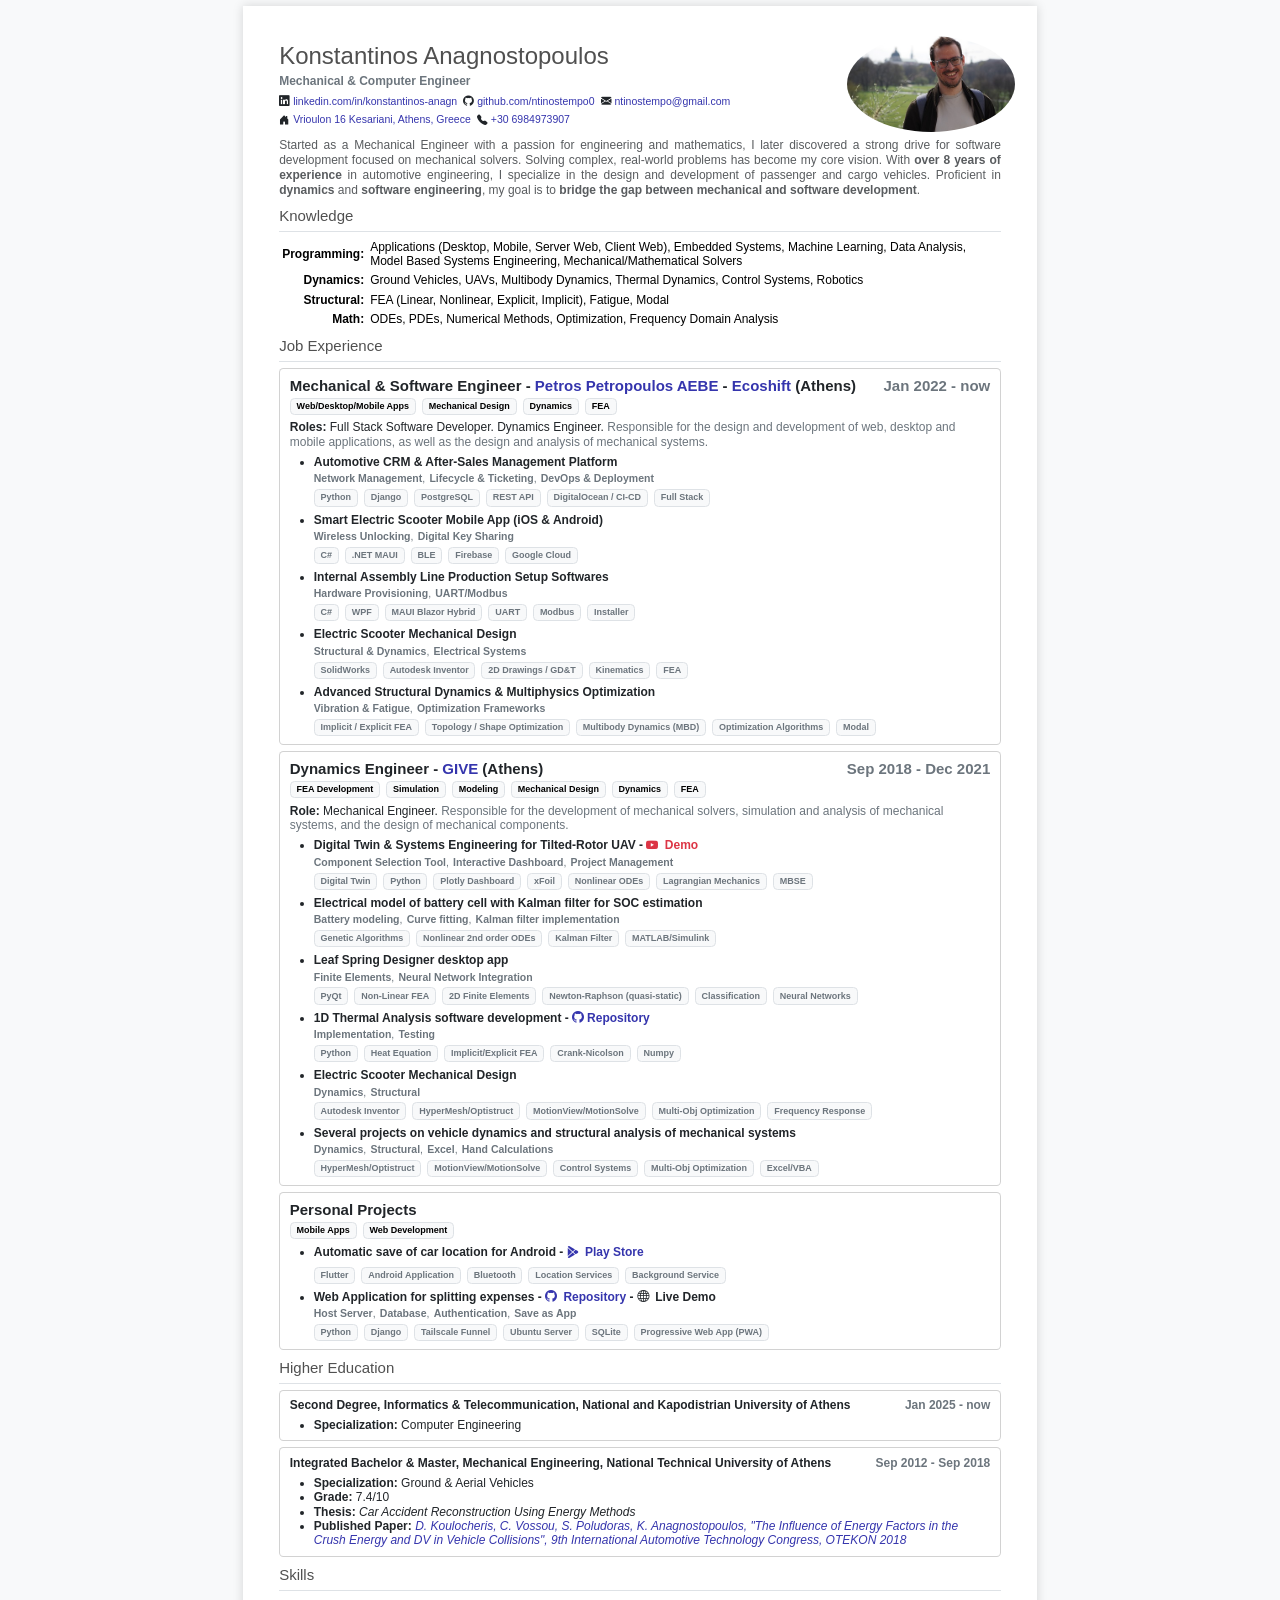
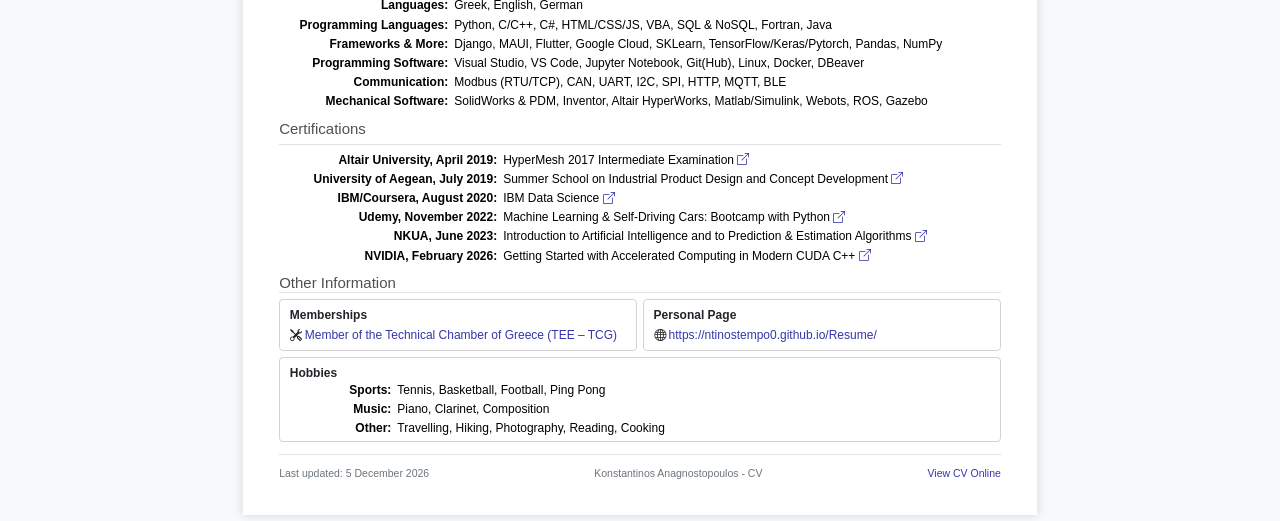
<file: K_Anagnostopoulos_CV.html>
<!doctype html>
<html lang="en">
<head>
    <meta charset="utf-8">
    <meta name="viewport" content="width=device-width, initial-scale=1">
    <title>Konstantinos Anagnostopoulos - CV</title>
    <link href="https://cdn.jsdelivr.net/npm/bootstrap@5.3.3/dist/css/bootstrap.min.css" rel="stylesheet" integrity="sha384-QWTKZyjpPEjISv5WaRU9OFeRpok6YctnYmDr5pNlyT2bRjXh0JMhjY6hW+ALEwIH" crossorigin="anonymous">
    <link rel="stylesheet" href="https://cdn.jsdelivr.net/npm/bootstrap-icons@1.11.3/font/bootstrap-icons.min.css">
    <link rel="icon" type="image/png" href="media/favicon.png">

    <!-- Custom styles for the CV -->
    <link rel="stylesheet" href="styles.css">

  <script src="templates.js" defer></script>
</head>
<style>
  /* Διαστάσεις και στυλ για την οθόνη */
  .a4-page {
    width: 210mm;
    max-width: 100%; /* Allow the A4 container to shrink on small screens */
    height: auto;
    min-height: 297mm;
    margin: 0 auto; /* Κεντράρισμα στην οθόνη */
    background: white;
    box-shadow: 0 0 10px rgba(0, 0, 0, 0.15); /* Εφέ σκιάς για να ξεχωρίζει σαν κόλλα χαρτί */
    box-sizing: border-box;
  }

  /* Ρυθμίσεις για όταν εκτυπώνεται η σελίδα (ή σώζεται σε PDF) */
  @media print {
    body {
      background: none !important;
      padding: 0 !important;
    }
    .a4-page {
      margin: 0 !important;
      box-shadow: none !important;
      /* Keep A4 physical dimensions when printing */
      width: 210mm !important;
    }
    @page {
      size: A4 portrait;
      margin: 0;
    }

  * {
      -webkit-print-color-adjust: exact !important;
      print-color-adjust: exact !important;
    }

    .text-secondary,
    .text-muted {
      color: #6c757d !important;
    }

    .bg-light {
      background-color: #f8f9fa !important;
    }

    /* Force desktop-like column layout when printing (even from small screens) */
    .row {
      display: flex !important;
      flex-wrap: wrap !important;
    }

    /* three-column items */
    .col-12.col-md-4,
    .col-md-4 {
      flex: 0 0 33.333333% !important;
      max-width: 33.333333% !important;
    }

    /* two-column items */
    .col-12.col-md-6,
    .col-md-6 {
      flex: 0 0 50% !important;
      max-width: 50% !important;
    }

    /* full-width items */
    .col-12 {
      flex: 0 0 100% !important;
      max-width: 100% !important;
    }

  }
</style>

<body class="bg-light py-2">
  <main class="a4-page p-5">

    <!-- Photo and Contact Information -->
    <header class="row g-3 align-items-center pb-3">
        
        <div class="col-9">
            <h1 class="h2 mb-1 text-primary">Konstantinos Anagnostopoulos</h1>
            <p class="lead fs-6 mb-2 text-secondary fw-semibold">Mechanical &amp; Computer Engineer</p>
            <div class="d-flex flex-wrap gap-2 small">

                <div class="d-flex align-items-center gap-1">
                    <i class="bi bi-linkedin"></i>
                    <a href="https://www.linkedin.com/in/konstantinos-anagn" target="_blank" rel="noopener noreferrer">linkedin.com/in/konstantinos-anagn</a>
                </div>

                <div class="d-flex align-items-center gap-1">
                    <i class="bi bi-github"></i>
                    <a href="https://github.com/ntinostempo0" target="_blank" rel="noopener noreferrer">github.com/ntinostempo0</a>
                </div>

                <div class="d-flex align-items-center gap-1">
                    <i class="bi bi-envelope-fill"></i>
                    <a href="mailto:ntinostempo@gmail.com">ntinostempo@gmail.com</a>
                </div>  

                <div class="d-flex align-items-center gap-1">
                    <i class="bi bi-house-door-fill"></i>
                    <a href="https://maps.app.goo.gl/Sg2WbYwG7EybN67D9">Vrioulon 16 Kesariani, Athens, Greece</a>
                </div>  

                <div class="d-flex align-items-center gap-1">
                    <i class="bi bi-telephone-fill"></i>
                    <a href="tel:+306984973907">+30 6984973907</a>
                </div>
            
            </div>
        </div>

        <div class="col-3 d-flex justify-content-end">
            <img class="rounded-circle" src="media/profile.JPG" alt="Profile photo of Konstantinos Anagnostopoulos" width="140" height="80" style="object-fit: cover; object-position: center; transform: scale(1.2);">
        </div>
      
    </header>

    <!-- Summary -->

    <p class="mb-0 text-muted text-inline" style="text-align: justify;">Started as a Mechanical Engineer with a passion for engineering and mathematics, I later discovered a strong drive for software development focused on mechanical solvers. Solving complex, real-world problems has become my core vision. With <strong>over 8 years of experience</strong> in automotive engineering, I specialize in the design and development of passenger and cargo vehicles. Proficient in <strong>dynamics</strong> and <strong>software engineering</strong>, my goal is to <strong>bridge the gap between mechanical and software development</strong>.</p>


    <!-- Empty Space -->
    <!-- <p style="margin-bottom: 100px;">&nbsp;</p> -->

    <!-- Knowledge -->
    <section class="mt-4">
      <h2 class="h5 border-bottom pb-2 text-primary">Knowledge</h2>
      <div class="table-responsive">
        <table class="table table-sm table-borderless align-middle mb-0" style="--bs-table-bg: transparent;">
          <tbody>
            <tr>
              <th scope="row" style="text-align:end">Programming:</th>
              <td>Applications (Desktop, Mobile, Server Web, Client Web), Embedded Systems, Machine Learning, Data Analysis, Model Based Systems Engineering, Mechanical/Mathematical Solvers </td>
            </tr>
            <tr>
              <th scope="row" style="text-align:end">Dynamics:</th>
              <td>Ground Vehicles, UAVs, Multibody Dynamics, Thermal Dynamics, Control Systems, Robotics</td>
            </tr>
            <tr>
              <th scope="row" style="text-align:end">Structural:</th>
              <td>FEA (Linear, Nonlinear, Explicit, Implicit), Fatigue, Modal</td>
            </tr>
            <tr>
              <th scope="row" style="text-align:end">Math:</th>
              <td>ODEs, PDEs, Numerical Methods, Optimization, Frequency Domain Analysis</td>
            </tr>
          </tbody>
        </table>
      </div>
    </section>

    <!-- Job Experience -->
    <section class="mt-4">
      <h2 class="h5 border-bottom pb-2 text-primary">Job Experience</h2>

      <!-- Ecoshift -->
      <article class="card mb-2">
        <div class="card-body">
          <div class="d-flex flex-column flex-md-row justify-content-between gap-1 mb-1 fs-5">
            <div class="fw-bold">Mechanical & Software Engineer - <a href="https://petropoulos.com/" target="_blank" rel="noopener noreferrer">Petros Petropoulos AEBE</a> - <a href="https://ecoshift.gr/" target="_blank" rel="noopener noreferrer">Ecoshift</a> (Athens)</div>
            <div class="text-secondary fw-semibold">Jan 2022 - now</div>
            
          </div>
          <div class="d-flex flex-wrap gap-2 mb-3">
            <span class="badge text-bg-light border">Web/Desktop/Mobile Apps</span>
            <span class="badge text-bg-light border">Mechanical Design</span>
            <span class="badge text-bg-light border">Dynamics</span>
            <span class="badge text-bg-light border">FEA</span>
          </div>

          <span>
            <strong>
              Roles:
            </strong>
            <span>Full Stack Software Developer. Dynamics Engineer.</span><span class="text-secondary"> Responsible for the design and development of web, desktop and mobile applications, as well as the design and analysis of mechanical systems.</span>
          </span>
          
          <ul class="mb-0">

            <li class="mt-2">
              <div class="fw-bold text-dark mb-1 project-tooltip">
                Automotive CRM & After-Sales Management Platform
                <span>Designed and deployed a centralized web portal to streamline vehicle lifecycles, partner communications, and post-sale support workflows.</span>
              </div>

              <ul class="ps-3 text-secondary small project-details">
                <li><strong>Network Management</strong><span>Centralized directory for client, distributor, reseller, and service center operations.</span></li>
                <li><strong>Lifecycle & Ticketing</strong><span>Implemented end-to-end tracking for vehicle service history, warranties, and customer complaints.</span></li>
                <li><strong>DevOps & Deployment</strong><span>Automated deployment pipelines to DigitalOcean cloud servers to ensure seamless continuous updates.</span></li>
              </ul>
              <div class="d-flex flex-wrap gap-2">
                <span class="badge text-secondary border bg-light">Python</span>
                <span class="badge text-secondary border bg-light">Django</span>
                <span class="badge text-secondary border bg-light">PostgreSQL</span>
                <span class="badge text-secondary border bg-light">REST API</span>
                <span class="badge text-secondary border bg-light">DigitalOcean / CI-CD</span>
                <span class="badge text-secondary border bg-light">Full Stack</span>
              </div>
            </li>

            <li class="mt-2">
              <div class="fw-bold text-dark mb-1 project-tooltip">
                Smart Electric Scooter Mobile App (iOS & Android)
                <span>Developed a cross-platform mobile application enabling keyless vehicle control and peer-to-peer sharing capabilities.</span>
              </div>

              <ul class="ps-3 text-secondary small project-details">
                <li><strong>Wireless Unlocking</strong><span>Integrated Bluetooth Low Energy (BLE) protocols for secure, low-latency vehicle unlocking.</span></li>
                <li><strong>Digital Key Sharing</strong><span>Built secure access-sharing workflows allowing users to grant temporary scooter access to friends.</span></li>
              </ul>
              <div class="d-flex flex-wrap gap-2">
                <span class="badge text-secondary border bg-light">C#</span>
                <span class="badge text-secondary border bg-light">.NET MAUI</span>
                <span class="badge text-secondary border bg-light">BLE</span>
                <span class="badge text-secondary border bg-light">Firebase</span>
                <span class="badge text-secondary border bg-light">Google Cloud</span>
              </div>
            </li>

            <li class="mt-2">
              <div class="fw-bold text-dark mb-1 project-tooltip">
                Internal Assembly Line Production Setup Softwares
                <span>Developed desktop applications used directly in the production facility for hardware configuration in several products.</span>
              </div>

              <ul class="ps-3 text-secondary small project-details">
                <li><strong>Hardware Provisioning</strong><span>Automated parameter setup for Scooter Electronic Control Units (ECUs) and RF keys during assembly. Configured various hardware settings to ensure proper functionality in Battery Energy Systems product.</span></li>
                <li><strong>UART/Modbus</strong><span>Established reliable serial interface protocols for real-time data exchange and configuration.</span></li>
              </ul>
              <div class="d-flex flex-wrap gap-2">
                <span class="badge text-secondary border bg-light">C#</span>
                <span class="badge text-secondary border bg-light">WPF</span>
                <span class="badge text-secondary border bg-light">MAUI Blazor Hybrid</span>
                <span class="badge text-secondary border bg-light">UART</span>
                <span class="badge text-secondary border bg-light">Modbus</span>
                <span class="badge text-secondary border bg-light">Installer</span>
              </div>
            </li>

            <li class="mt-2">
              <div class="fw-bold text-dark mb-1 project-tooltip">
                Electric Scooter Mechanical Design
                <span>CAD Design, structural engineering, kinematics optimization, and electrical integration for core vehicle chassis components.</span>
              </div>

              <ul class="ps-3 text-secondary small project-details">
                <li><strong>Structural & Dynamics</strong><span>Designed and simulated suspension geometry, wheels, side-stand, and center-stand for optimal stability and durability.</span></li>
                <li><strong>Electrical Systems</strong><span>Authored complete electrical schematics and designed the full vehicle wiring loom (harness).</span></li>
              </ul>
              <div class="d-flex flex-wrap gap-2">
                <span class="badge text-secondary border bg-light">SolidWorks</span>
                <span class="badge text-secondary border bg-light">Autodesk Inventor</span>
                <span class="badge text-secondary border bg-light">2D Drawings / GD&T</span>
                <span class="badge text-secondary border bg-light">Kinematics</span>
                <span class="badge text-secondary border bg-light">FEA</span>
              </div>
            </li>


            <li class="mt-2">
              <div class="fw-bold text-dark mb-1 project-tooltip">
                Advanced Structural Dynamics & Multiphysics Optimization
                <span>Executed numerical analysis, fatigue life evaluation, and structural optimization projects for complex mechanical systems.</span>
              </div>

              <ul class="ps-3 text-secondary small project-details">
                <li><strong>Vibration & Fatigue</strong><span>Conducted frequency domain analysis and random response simulations to assess structural durability under dynamic loads. Topology optimization under modal analysis for increased frequency of the first mode.</span></li>
                <li><strong>Optimization Frameworks</strong><span>Applied genetic algorithms and gradient-based methods for topology, shape, MBD and other multi-physics optimizations.</span></li>
              </ul>
              <div class="d-flex flex-wrap gap-2">
                <span class="badge text-secondary border bg-light">Implicit / Explicit FEA</span>
                <span class="badge text-secondary border bg-light">Topology / Shape Optimization</span>
                <span class="badge text-secondary border bg-light">Multibody Dynamics (MBD)</span>
                <span class="badge text-secondary border bg-light">Optimization Algorithms</span>
                <span class="badge text-secondary border bg-light">Modal</span>
              </div>
            </li>

          </ul>
          
        </div>
      </article>

      <!-- GIVE -->
      <article class="card mb-2">
        <div class="card-body">
          <div class="d-flex flex-column flex-md-row justify-content-between gap-1 mb-1 fs-5">
            <div class="fw-bold">Dynamics Engineer - <a href="https://www.linkedin.com/company/give-green-innovation-&amp;-vehicle-engineering/" target="_blank" rel="noopener noreferrer">GIVE</a> (Athens)</div>
            <div class="text-secondary fw-semibold">Sep 2018 - Dec 2021</div>
          </div>
          <div class="d-flex flex-wrap gap-2 mb-3">
            <span class="badge text-bg-light border">FEA Development</span>
            <span class="badge text-bg-light border">Simulation</span>
            <span class="badge text-bg-light border">Modeling</span>
            <span class="badge text-bg-light border">Mechanical Design</span>
            <span class="badge text-bg-light border">Dynamics</span>
            <span class="badge text-bg-light border">FEA</span>
          </div>

          <span>
            <strong>
              Role:
            </strong>
            <span>Mechanical Engineer.</span>
            <span class="text-secondary">Responsible for the development of mechanical solvers, simulation and analysis of mechanical systems, and the design of mechanical components.</span>
          </span>


          <ul class="mb-0">

            <li class="mt-2">
              <div class="fw-bold text-dark mb-1 project-tooltip">
                Digital Twin & Systems Engineering for Tilted-Rotor UAV - 
                <a href="https://www.youtube.com/watch?v=ICB6OieUZWc" target="_blank" class="text-decoration-none text-danger fw-semibold">
                  <i class="bi bi-youtube me-1"></i> Demo
                </a>
                <span>Developed a comprehensive Digital Twin framework using Model-Based Systems Engineering (MBSE) and multidisciplinary optimization methods to simulate and streamline tilted-rotor UAV design.</span>
              </div>

              <!-- Key Features / Highlights -->
              <ul class="ps-3 text-secondary small project-details">
                <li><strong>Component Selection Tool</strong><span>Integrated optimization algorithms to evaluate and select optimal propulsion and aerodynamic components.</span></li>
                <li><strong>Interactive Dashboard</strong><span>Built dynamic web interfaces to visualize real-time simulation data, flight metrics, and performance trade-offs.</span></li>
                <li><strong>Project Management</strong><span>Coordinated project lifecycles, requirement tracking, and milestone delivery following MBSE standards.</span></li>
              </ul>

              <!-- Tech Stack Badges -->
              <div class="d-flex flex-wrap gap-2">
                <span class="badge text-secondary border bg-light">Digital Twin</span>
                <span class="badge text-secondary border bg-light">Python</span>
                <span class="badge text-secondary border bg-light">Plotly Dashboard</span>
                <span class="badge text-secondary border bg-light">xFoil</span>
                <span class="badge text-secondary border bg-light">Nonlinear ODEs</span>
                <span class="badge text-secondary border bg-light">Lagrangian Mechanics</span>
                <span class="badge text-secondary border bg-light">MBSE</span>
              </div>


            </li>

            <li class="mt-2">
              <div class="fw-bold text-dark mb-1 project-tooltip">
                Electrical model of battery cell with Kalman filter for SOC estimation
                <span>Curve fit, Kalman filter implementation and SOC estimation of a Li-ion battery cell using Python and MATLAB. Scaled up to battery pack level.</span>
              </div>
              

              <!-- Key Features / Highlights -->
              <ul class="ps-3 text-secondary small project-details">
                <li><strong>Battery modeling</strong><span>Developed an equivalent circuit model (2nd order) of a Li-ion battery cell to capture its dynamic behavior.</span></li>
                <li><strong>Curve fitting</strong><span>Performed curve fitting to model the battery's voltage characteristics under various operating conditions based on experimental data.</span></li>
                <li><strong>Kalman filter implementation</strong><span>Implemented a Kalman filter for state-of-charge (SOC) estimation, improving the accuracy of the battery model.</span></li>

              </ul>

              <!-- Tech Stack Badges -->
              <div class="d-flex flex-wrap gap-2">
                <span class="badge text-secondary border bg-light">Genetic Algorithms</span>
                <span class="badge text-secondary border bg-light">Nonlinear 2nd order ODEs</span>
                <span class="badge text-secondary border bg-light">Kalman Filter</span>
                <span class="badge text-secondary border bg-light">MATLAB/Simulink</span>
              </div>


            </li>
            

            <li class="mt-2">
              <div class="fw-bold text-dark mb-1 project-tooltip">
                Leaf Spring Designer desktop app
                <!-- <a href="https://github.com/your-username/your-repo" target="_blank" class="text-decoration-none fw-semibold">
                  <i class="bi bi-github me-1"></i>Repository
                </a> -->
                <span>A PyQt desktop application for the design and analysis of heavy vehicle leaf springs. The app provides a user-friendly interface for inputting design parameters, performing calculations, and visualizing results. Results can be corrected by using a neural network trained on real test data.</span>
              </div>
              


              <!-- Key Features / Highlights -->
              <ul class="ps-3 text-secondary small project-details">
                <li><strong>Finite Elements</strong><span>Implemented 2D beam, spring, gap and rod elements for accurate structural analysis.</span></li>
                <li><strong>Neural Network Integration</strong><span>A neural network implemented from scratch to correct simulation results based on real-world test data.</span></li>
              </ul>

              <!-- Tech Stack Badges -->
              <div class="d-flex flex-wrap gap-2">
                <span class="badge text-secondary border bg-light">PyQt</span>
                <span class="badge text-secondary border bg-light">Non-Linear FEA</span>
                <span class="badge text-secondary border bg-light">2D Finite Elements</span>
                <span class="badge text-secondary border bg-light">Newton-Raphson (quasi-static)</span>
                <span class="badge text-secondary border bg-light">Classification</span>
                <span class="badge text-secondary border bg-light">Neural Networks</span>
              </div>


            </li>

            <li class="mt-2">
              <div class="fw-bold text-dark mb-1 project-tooltip">
                1D Thermal Analysis software development - 
                <a href="https://github.com/ntinostempo0/Thermal1D" target="_blank" class="text-decoration-none fw-semibold">
                  <i class="bi bi-github me-1"></i>Repository
                </a>
                <span>A Python module for the thermal analysis of mechanical systems. The script implements a 1D finite element method to solve the heat conduction and convection transient equations and provides temperature distribution results for various boundary conditions.</span>
              </div>

              <!-- Key Features / Highlights -->
              <ul class="ps-3 text-secondary small project-details">
                <li><strong>Implementation</strong><span>The module is implemented in Python and uses the NumPy and SciPy libraries for numerical computations and Plotly for data visualization. The solver can be selected between implicit, explicit and Crank-Nicolson methods which developed for this project.</span></li>
                <li><strong>Testing</strong><span>Tested with commercial 3D finite element software.</span></li>
              </ul>

              <!-- Tech Stack Badges -->
              <div class="d-flex flex-wrap gap-2">
                <span class="badge text-secondary border bg-light">Python</span>
                <span class="badge text-secondary border bg-light">Heat Equation</span>
                <span class="badge text-secondary border bg-light">Implicit/Explicit FEA</span>
                <span class="badge text-secondary border bg-light">Crank-Nicolson</span>
                <span class="badge text-secondary border bg-light">Numpy</span>
              </div>
              


            </li>

            <!-- Page Brake -->
            <!-- <div style="height: 50px;"></div> -->

            <li class="mt-2">
              <div class="fw-bold text-dark mb-1 project-tooltip">
                Electric Scooter Mechanical Design
                <span>CAD Design of various mechanical components, structural engineering and suspension optimization for rider's comfort and traction. Multibody dynamics analysis of the vehicle in several road conditions and inputs.</span>
              </div>

              <ul class="ps-3 text-secondary small project-details">
                <li><strong>Dynamics</strong><span>Designed and simulated suspension geometry, wheels, side-stand, and center-stand for optimal stability and durability.</span></li>
                <li><strong>Structural</strong><span>Authored complete electrical schematics and designed the full vehicle wiring loom (harness).</span></li>
              </ul>
              <div class="d-flex flex-wrap gap-2">
                <span class="badge text-secondary border bg-light">Autodesk Inventor</span>
                <span class="badge text-secondary border bg-light">HyperMesh/Optistruct</span>
                <span class="badge text-secondary border bg-light">MotionView/MotionSolve</span>
                <span class="badge text-secondary border bg-light">Multi-Obj Optimization</span>
                <span class="badge text-secondary border bg-light">Frequency Response</span>
              </div>
            </li>

            <li class="mt-2">
              <div class="fw-bold text-dark mb-1 project-tooltip">
                Several projects on vehicle dynamics and structural analysis of mechanical systems
                <span>Conducted in-depth dynamics and kinematics analysis, static calculations, and structural analysis of various mechanical systems.</span>
              </div>

              <ul class="ps-3 text-secondary small project-details">
                <li><strong>Dynamics</strong><span>Simulation of durability tests. Suspension optimization for heavy load vehicles. Flexible body analysis in hydraulic cargo boxes for fatigue analysis. Dynamics of innovative wheelchair with active control angle adjustment in passenger's seat.</span></li>
                <li><strong>Structural</strong><span>Simulation of small wind turbine components for structural integrity and conduction of report for certification authority. Topology optimization in frequency response analysis for engine subframes.</span></li>
                <li><strong>Excel</strong><span>Development several calculation templates for mechanical design and data analysis in Excel spreadsheets with VBA macros and buttons.</span></li>
                <li><strong>Hand Calculations</strong><span>Development of manual calculation methods for verifying simulation results and designing mechanical components. Development of several templates for machine elements calculations (bolts, gears, bearings, springs, etc.) mostly in Excel.</span></li>
              </ul>
              <div class="d-flex flex-wrap gap-2">
                <span class="badge text-secondary border bg-light">HyperMesh/Optistruct</span>
                <span class="badge text-secondary border bg-light">MotionView/MotionSolve</span>
                <span class="badge text-secondary border bg-light">Control Systems</span>
                <span class="badge text-secondary border bg-light">Multi-Obj Optimization</span>
                <span class="badge text-secondary border bg-light">Excel/VBA</span>
              </div>
            </li>

          </ul>

        </div>
      </article>

      <!-- Personal Projects -->
      <article class="card mb-3">
        <div class="card-body">
          <div class="d-flex flex-column flex-md-row justify-content-between gap-1 mb-1 fs-5">
            <div class="fw-bold">Personal Projects</div>
          </div>

          <div class="d-flex flex-wrap gap-2 mb-3">
            <span class="badge text-bg-light border">Mobile Apps</span>
            <span class="badge text-bg-light border">Web Development</span>
          </div>


          <ul class="mb-0">

            <li class="mt-2">
              <div class="fw-bold text-dark mb-1 project-tooltip">
                Automatic save of car location for Android -  
                <a href="https://play.google.com/store/apps/details?id=com.blueprogramming.carlocator" target="_blank" class="text-decoration-none fw-semibold">
                  <i class="bi bi-google-play me-1"></i> Play Store
                </a>
                <span>Developed in Flutter only for Android, this app automatically saves the car's location. The app works in background (background service and background location permission is required) and automatically saves the car's location when the Bluetooth connection is lost.</span>
              </div>
              

              <!-- Key Features / Highlights -->
              <ul class="ps-3 text-secondary small project-details">
                <li></li>
              </ul>

              <!-- Tech Stack Badges -->
              <div class="d-flex flex-wrap gap-2">
                <span class="badge text-secondary border bg-light">Flutter</span>
                <span class="badge text-secondary border bg-light">Android Application</span>
                <span class="badge text-secondary border bg-light">Bluetooth</span>
                <span class="badge text-secondary border bg-light">Location Services</span>
                <span class="badge text-secondary border bg-light">Background Service</span>
              </div>


            </li>



            <li class="mt-2">
              <div class="fw-bold text-dark mb-1 project-tooltip">
                Web Application for splitting expenses - 
                <a href="https://github.com/ntinostempo0/Split_Expenses" target="_blank" class="text-decoration-none fw-semibold">
                  <i class="bi bi-github me-1"></i> Repository
                </a> - 
                <a href="https://blueserver.tail2cf6ba.ts.net/" target="_blank" class="text-decoration-none fw-semibold text-dark">
                  <i class="bi bi-globe me-1"></i> Live Demo
                </a>
                <span>Python Django web application for splitting expenses between friends. The app allows users to create groups, add expenses, and calculate the amount each person owes or is owed. An authenticated user account can be provided upon request.</span>
              </div>
              

              <!-- Key Features / Highlights -->
              <ul class="ps-3 text-secondary small project-details">
                <li><strong>Host Server</strong><span>It is hosted in local home pc (ubuntu server) using Tailscale funnel service.</span></li>
                <li><strong>Database</strong><span>SQLite database is used to store user data and expenses.</span></li>
                <li><strong>Authentication</strong><span>User authentication is implemented using Django's built-in authentication system.</span></li>
                <li><strong>Save as App</strong><span>The web application can be saved as a mobile app in both Android and iOS devices as Progressive Web Apps (PWAs), allowing users to install it on their devices by "Add to Home Screen" option.</span></li>
              </ul>

              <!-- Tech Stack Badges -->
              <div class="d-flex flex-wrap gap-2">
                <span class="badge text-secondary border bg-light">Python</span>
                <span class="badge text-secondary border bg-light">Django</span>
                <span class="badge text-secondary border bg-light">Tailscale Funnel</span>
                <span class="badge text-secondary border bg-light">Ubuntu Server</span>
                <span class="badge text-secondary border bg-light">SQLite</span>
                <span class="badge text-secondary border bg-light">Progressive Web App (PWA)</span>
              </div>


            </li>

          </ul>

        </div>
      </article>

    </section>

    <!-- <p style="margin-bottom: 10px; margin-top: 80px;">&nbsp;</p>  -->

    <!-- Education -->
    <section class="mt-4">
      <h2 class="h5 border-bottom pb-2 text-primary">Higher Education</h2>
      
      <article class="card">
        <div class="card-body">
          <div class="d-flex flex-column flex-md-row justify-content-between gap-1 mb-2">
            <div class="fw-bold">Second Degree, Informatics &amp; Telecommunication, National and Kapodistrian University of Athens</div>
            <div class="text-secondary fw-semibold">Jan 2025 - now</div>
          </div>
          <ul class="mb-0">
            <li><strong>Specialization:</strong> Computer Engineering </li>
          </ul>
        </div>
      </article>

      <article class="card mb-3">
        <div class="card-body">
          <div class="d-flex flex-column flex-md-row justify-content-between gap-1 mb-2">
            <div class="fw-bold">Integrated Bachelor &amp; Master, Mechanical Engineering, National Technical University of Athens</div>
            <div class="text-secondary fw-semibold">Sep 2012 - Sep 2018</div>
          </div>
          <ul class="mb-0">
            <li><strong>Specialization:</strong> Ground & Aerial Vehicles </li>
            <li>
              <div><strong>Grade:</strong> 7.4/10</div>
            </li>
            <li>
              <div><strong>Thesis:</strong> <em>Car Accident Reconstruction Using Energy Methods</em></div>
            </li>
            <li>
              <div><strong>Published Paper:</strong> <em>
                <a href="https://www.researchgate.net/profile/Clio-Vossou/publication/325060892_The_Influence_of_Energy_Factors_in_the_Crush_Energy_and_DV_in_Vehicle_Collisions/links/5bd07bf1a6fdcc6f79ff0acc/The-Influence-of-Energy-Factors-in-the-Crush-Energy-and-DV-in-Vehicle-Collisions.pdf" target="_blank" rel="noopener noreferrer">D. Koulocheris, C. Vossou, S. Poludoras, K. Anagnostopoulos, "The Influence of Energy Factors in the Crush Energy and DV in Vehicle Collisions", 9th International Automotive Technology Congress, OTEKON 2018</a>
              </em></div>
            </li>
          </ul>
        </div>
      </article>

    </section>

    <!-- Skills -->
    <section class="mt-4">
      <h2 class="h5 border-bottom pb-2 text-primary">Skills</h2>
      <div class="table-responsive">
        <table class="table table-sm table-borderless align-middle mb-0" style="--bs-table-bg: transparent;">
          <tbody>
            <tr>
              <th scope="row" style="text-align:end">Languages:</th>
              <td>Greek, English, German</td>
            </tr>
            <tr>
              <th scope="row" style="text-align:end">Programming Languages:</th>
              <td>Python, C/C++, C#, HTML/CSS/JS, VBA, SQL &amp; NoSQL, Fortran, Java</td>
            </tr>
            <tr>
              <th scope="row" style="text-align:end">Frameworks &amp; More:</th>
              <td>Django, MAUI, Flutter, Google Cloud, SKLearn, TensorFlow/Keras/Pytorch, Pandas, NumPy</td>
            </tr>
            <tr>
              <th scope="row" style="text-align:end">Programming Software:</th>
              <td>Visual Studio, VS Code, Jupyter Notebook, Git(Hub), Linux, Docker, DBeaver</td>
            </tr>
            <tr>
              <th scope="row" style="text-align:end">Communication:</th>
              <td>Modbus (RTU/TCP), CAN, UART, I2C, SPI, HTTP, MQTT, BLE</td>
            </tr>
            <tr>
              <th scope="row" style="text-align:end">Mechanical Software:</th>
              <td>SolidWorks &amp; PDM, Inventor, Altair HyperWorks, Matlab/Simulink, Webots, ROS, Gazebo</td>
            </tr>
          </tbody>
        </table>
      </div>
    </section>

    <!-- Certifications -->
    <section class="mt-4">
      <h2 class="h5 border-bottom pb-2 text-primary">Certifications</h2>
      <div class="table-responsive">
        <table class="table table-sm table-borderless align-middle mb-0" style="--bs-table-bg: transparent;">
          <tbody>
            <tr>
              <th scope="row" style="text-align:end">Altair University, April 2019:</th>
              <td>HyperMesh 2017 Intermediate Examination <a href="https://ntinostempo0.github.io/Resume/certifications/HyperMesh 2017 Intermediate Examination_Certificate of Achievement.pdf" target="_blank" rel="noopener noreferrer" aria-label="Open HyperMesh certificate"><i class="bi bi-box-arrow-up-right"></i></a></td>
            </tr>
            <tr>
              <th scope="row" style="text-align:end">University of Aegean, July 2019:</th>
              <td>Summer School on Industrial Product Design and Concept Development <a href="https://ntinostempo0.github.io/Resume/certifications/Anagnostopoulos_Konstantinos__8272_SHEET1.pdf" target="_blank" rel="noopener noreferrer" aria-label="Open Summer School certificate"><i class="bi bi-box-arrow-up-right"></i></a></td>
            </tr>
            <tr>
              <th scope="row" style="text-align:end">IBM/Coursera, August 2020:</th>
              <td>IBM Data Science <a href="https://ntinostempo0.github.io/Resume/certifications/Coursera.pdf" target="_blank" rel="noopener noreferrer" aria-label="Open IBM Data Science certificate"><i class="bi bi-box-arrow-up-right"></i></a></td>
            </tr>
            <tr>
              <th scope="row" style="text-align:end">Udemy, November 2022:</th>
              <td>Machine Learning &amp; Self-Driving Cars: Bootcamp with Python <a href="https://ntinostempo0.github.io/Resume/certifications/self_driving.pdf" target="_blank" rel="noopener noreferrer" aria-label="Open Machine Learning certificate"><i class="bi bi-box-arrow-up-right"></i></a></td>
            </tr>
            <tr>
              <th scope="row" style="text-align:end">NKUA, June 2023:</th>
              <td>Introduction to Artificial Intelligence and to Prediction &amp; Estimation Algorithms <a href="https://ntinostempo0.github.io/Resume/certifications/ekpa_ml_cert.pdf" target="_blank" rel="noopener noreferrer" aria-label="Open Artificial Intelligence certificate"><i class="bi bi-box-arrow-up-right"></i></a></td>
            </tr>
            <tr>
              <th scope="row" style="text-align:end">NVIDIA, February 2026:</th>
              <td>Getting Started with Accelerated Computing in Modern CUDA C++ <a href="https://ntinostempo0.github.io/Resume/certifications/My Learning _ NVIDIA.pdf" target="_blank" rel="noopener noreferrer" aria-label="Open CUDA certificate"><i class="bi bi-box-arrow-up-right"></i></a></td>
            </tr>
          </tbody>
        </table>
      </div>

    </section>


    <!-- More -->
    <section class="mt-4">
      <h2 class="h5 border-bottom pb-0 text-primary">Other Information</h2>
      
      <div class="row justify-content-start g-2">

        <!-- Memberships -->
        <div class="col-12 col-md-6">
          <div class="col-12">
            <div class="card">
              <div class="card-body">
                <h3 class="h6 fw-bold">Memberships</h3>
                <div class="d-flex align-items-center gap-1">
                    <i class="bi bi-tools"></i>
                    <a href="https://web.tee.gr/" target="_blank" rel="noopener noreferrer">Member of the Technical Chamber of Greece (TEE – TCG)</a>
                </div>
              </div>
            </div>
          </div>
        </div>


        <!-- Personal Page -->
        <div class="col-12 col-md-6">
          <div class="col-12">
            <div class="card">
              <div class="card-body">
                <h3 class="h6 fw-bold">Personal Page</h3>
                <div class="d-flex align-items-center gap-1">
                    <i class="bi bi-globe"></i>
                    <a href="https://ntinostempo0.github.io/Resume/" target="_blank" rel="noopener noreferrer">https://ntinostempo0.github.io/Resume/</a>
                </div>
              </div>
            </div>
          </div>
        </div>

        <!-- Personal Interests -->
        <div class="col-12 mt-0">
          <div class="col-12">
            <div class="card">
              <div class="card-body" style="margin-bottom: -5px;">
                <h3 class="h6 fw-bold mb-0">Hobbies</h3>
                
                <div class="table-responsive">
                  <table class="table table-sm table-borderless align-middle mb-0" style="--bs-table-bg: transparent;">
                    <tbody>
                      <tr>
                        <th scope="row" style="text-align:end">Sports:</th>
                        <td>Tennis, Basketball, Football, Ping Pong</td>
                      </tr>
                      <tr>
                        <th scope="row" style="text-align:end">Music:</th>
                        <td>Piano, Clarinet, Composition</td>
                      </tr>
                      <tr>
                        <th scope="row" style="text-align:end">Other:</th>
                        <td>Travelling, Hiking, Photography, Reading, Cooking</td>
                      </tr>

                    </tbody>
                  </table>
                </div>

              </div>
            </div>
          </div>
        </div>

      </div>



    </section>

    <footer class="mt-2 pt-3 border-top small text-secondary d-flex flex-wrap justify-content-between gap-2">
    <!-- calculate date automaticaly -->
      <span id="current-date"></span>
      
      <span>Konstantinos Anagnostopoulos - CV</span>
      <span><a href="https://ntinostempo0.github.io/Resume/K_Anagnostopoulos_CV.html" target="_blank" rel="noopener noreferrer">View CV Online</a></span>
    </footer>
  </main>
  <script src="https://cdn.jsdelivr.net/npm/bootstrap@5.3.3/dist/js/bootstrap.bundle.min.js" integrity="sha384-YvpcrYf0tY3lHB60NNkmXc5s9fDVZLESaAA55NDzOxhy9GkcIdslK1eN7N6jIeHz" crossorigin="anonymous"></script>
</body>
</html>


<script>
  
  const span = document.getElementById("current-date");

  const today = new Date();

  const options = {
    day: "numeric",
    month: "long",
    year: "numeric"
  };

  span.textContent = "Last updated: " + today.toLocaleDateString("en-GB", options);

</script>
</file>
<file: styles.css>
:root {
    --bs-primary: #505050;
    --bs-primary-rgb: 80, 80, 80;
}

html {
    font-size: 12px;
    width: 100%;
    overflow-x: hidden;
}
.a4-page {
  line-height: 1.2;
}

.a4-page section.mt-4 {
  margin-top: 0.75rem !important;
}

.a4-page section.mt-2 {
  margin-top: 0.5rem !important;
}

.a4-page h2 {
  margin-bottom: 0.45rem;
}

.a4-page p {
  line-height: 1.25;
}

.a4-page .card {
  margin-bottom: 0.5rem !important;
}

.a4-page .card-body {
  padding: 0.65rem 0.8rem;
}

.a4-page .card-body > .mb-3,
.a4-page .card-body > .mb-2 {
  margin-bottom: 0.45rem !important;
}

.a4-page article > .card-body > ul.mb-2 {
  margin-bottom: 0.35rem !important;
}

.a4-page article > .card-body > ul > li.mt-3,
.a4-page article > .card-body > ul > li.mt-4 {
  margin-top: 0.65rem !important;
}

.a4-page article > .card-body > ul > li > p.mb-2 {
  margin-bottom: 0.35rem !important;
}

.a4-page .project-details {
  margin-bottom: 0.35rem !important;
}

.a4-page .table > :not(caption) > * > * {
  padding-top: 0.2rem;
  padding-bottom: 0.2rem;
}


html, body {
    margin: 0;
    padding: 0;
}

html * {
    font-family: Arial, Helvetica, sans-serif;
}

a {
    color: #3535ad;
    text-decoration: none;
}

.project-details {
  display: flex;
  flex-wrap: wrap;
  gap: 0 0.35rem;
  list-style: none;
  margin: 0 0 0.1rem;
  padding-left: 0 !important;
}

.project-details > li {
  display: inline-block;
  position: relative;
}

.project-details > li:not(:last-child)::after {
  content: ",";
}

.project-details strong {
  cursor: help;
  font-weight: 700;
}

.project-details > li > span {
  background: #343a40;
  border-radius: 4px;
  bottom: calc(100% + 0.5rem);
  box-shadow: 0 0.25rem 0.75rem rgba(0, 0, 0, 0.2);
  color: #fff;
  display: none;
  font-size: 0.9rem;
  font-weight: 400;
  left: 50%;
  line-height: 1.4;
  padding: 0.5rem 0.65rem;
  position: absolute;
  transform: translateX(-50%);
  width: max-content;
  max-width: min(32rem, 75vw);
  z-index: 10;
}

.project-details > li > span::after {
  border-left: 0.35rem solid transparent;
  border-right: 0.35rem solid transparent;
  border-top: 0.35rem solid #343a40;
  content: "";
  left: 50%;
  position: absolute;
  top: 100%;
  transform: translateX(-50%);
}

.project-details > li:hover > span,
.project-details > li:focus-within > span {
  display: block;
}

.project-tooltip {
  cursor: help;
  position: relative;
}

.project-tooltip > span {
  background: #343a40;
  border-radius: 4px;
  bottom: calc(100% + 0.5rem);
  box-shadow: 0 0.25rem 0.75rem rgba(0, 0, 0, 0.2);
  color: #fff;
  display: none;
  font-size: 0.9rem;
  font-weight: 400;
  left: 50%;
  line-height: 1.4;
  padding: 0.5rem 0.65rem;
  position: absolute;
  transform: translateX(-50%);
  width: max-content;
  max-width: min(32rem, 75vw);
  z-index: 10;
}

.project-tooltip > span::after {
  border-left: 0.35rem solid transparent;
  border-right: 0.35rem solid transparent;
  border-top: 0.35rem solid #343a40;
  content: "";
  left: 50%;
  position: absolute;
  top: 100%;
  transform: translateX(-50%);
}

.project-tooltip:hover > span,
.project-tooltip:focus-within > span {
  display: block;
}

@media print {
  .project-details > li > span {
    display: none;
  }

  .project-details > li > span::after {
    display: none;
  }

  .project-tooltip > span {
    display: none;
  }

  .project-tooltip > span::after {
    display: none;
  }
}




.container {
  width: 100vw;
  max-width: 100vw !important;
  height: 100vh;
  overflow-y: scroll;
  overflow-x: hidden;
  scroll-snap-type: y mandatory;
  scroll-behavior: smooth;
  box-sizing: border-box;
  margin: 0 !important;
  padding: 0 !important;
  position: fixed;
  left: 0;
  top: 0;
}

.page {
    min-height: 100vh;
    height: 100vh;
    scroll-snap-align: start;
    display: flex;
    justify-content: center;
    align-items: center;
    margin: 0;               /* Changed: Removed fixed margin: 50px which pushed elements off-screen on mobile */
    padding: 20px;           /* Replaced margin with padding for safe spacing on all sides */
    box-sizing: border-box;
    width: 100%;
}


.pointer {
  font-size: 25px;
  display: inline-block;
  animation: bounce 1s infinite;
}

@keyframes bounce {
  0%, 100% { transform: translateY(0); }
  50% { transform: translateY(10px); }
}


.page-with-bg {
    background-image: url('media/images/Blue_and_me.JPG');
    background-position: center;
    background-attachment: fixed; 
    background-size: cover;
    position: absolute;
    top: 0;
    left: 0;
    width: 100%;
    height: 100%;
    z-index: 0;

    -webkit-mask-image: radial-gradient(circle, rgba(0,0,0,0.5) 60%, rgba(0,0,0,0) 100%);
    mask-image: radial-gradient(circle, rgba(0,0,0,0.5) 60%, rgba(0,0,0,0) 100%);

}

.page-content {
    position: relative;
    z-index: 1;
    display: flex;
    flex-direction: column;
    justify-content: center;
    align-items: center;
}

.information-page {
    justify-content: center;
    align-items: center;
    box-sizing: border-box;
    padding: 20px;
}

.information-content {
    align-items: flex-start;
    background: rgba(0, 0, 0, 0.45);
    border: 1px solid rgba(255, 255, 255, 0.18);
    border-radius: 12px;
    box-shadow: 0 12px 30px rgba(0, 0, 0, 0.28);
    box-sizing: border-box;
    text-align: left;
    width: 100%;
    max-width: 600px;
    padding: 20px 24px 10px;
    max-height: 80vh;
    overflow-y: auto;
    -webkit-overflow-scrolling: touch;
}

.information-content h2 {
    position: sticky;
    top: 0;
    background: rgba(0, 0, 0, 0);
    padding: 8px 0;
    margin-top: 0;
    width: 100%;
    z-index: 2;
}

.information-content p {
  line-height: 1.7;
  margin: 0 0 1rem;
}

@media (min-width: 992px) {
    .information-page {
        justify-content: flex-start; /* Aligns horizontally to the left */
        align-items: flex-end;       /* Aligns vertically to the bottom */
        padding: 0 0 5vh 5vw;        /* Adds comfortable spacing from left and bottom edges */
    }

    .information-content {
        max-height: 75vh;             /* Fits nicely without touching the top edge */
    }
}

.music-page {
    flex-direction: column;
    justify-content: center;
    align-items: center;
    gap: 12px;
    width: 100%;
    padding: 20px;
    box-sizing: border-box;
    overflow-y: auto;       /* Prevents music widgets from being cut off vertically on small mobile screens */
}

.photos-page {
  flex-direction: column;
  gap: 18px;
}

.photo-gallery {
  display: grid;
  grid-template-columns: repeat(4, minmax(0, 1fr));
  gap: 16px;
  width: min(60vw, 1000px);
}

.photo-thumbnail {
  aspect-ratio: 4 / 3;
  border: 2px solid rgba(255, 255, 255, 0.2);
  border-radius: 8px;
  box-shadow: 0 8px 20px rgba(0, 0, 0, 0.35);
  cursor: pointer;
  object-fit: cover;
  transition: transform 0.2s ease, border-color 0.2s ease;
  width: 100%;
}

.photo-thumbnail:hover,
.photo-thumbnail:focus-visible {
  border-color: #ff9800;
  transform: scale(1.03);
}

.photo-viewer {
  align-items: center;
  background: rgba(0, 0, 0, 0.9);
  border: 0;
  border-radius: 0;
  box-sizing: border-box;
  display: flex;
  height: 100vh;
  inset: 0;
  justify-content: center;
  padding: 48px 70px 58px;
  position: fixed;
  width: 100vw;
  z-index: 1000;
}

.photo-viewer[hidden] {
  display: none;
}

.photo-viewer img {
  max-height: calc(100vh - 106px);
  max-width: 100%;
  object-fit: contain;
}

.viewer-close,
.viewer-nav {
  background: rgba(255, 255, 255, 0.15);
  border: 1px solid rgba(255, 255, 255, 0.35);
  color: white;
  cursor: pointer;
  font-size: 2rem;
  line-height: 1;
  position: absolute;
  z-index: 1;
}

.viewer-close {
  border-radius: 50%;
  right: 16px;
  top: 16px;
  width: 38px;
  height: 38px;
}

.viewer-nav {
  border-radius: 8px;
  padding: 12px 16px;
  top: 50%;
  transform: translateY(-50%);
}

.viewer-previous {
  left: 16px;
}

.viewer-next {
  right: 16px;
}

.viewer-close:hover,
.viewer-close:focus-visible,
.viewer-nav:hover,
.viewer-nav:focus-visible {
  background: #ff9800;
}

.viewer-caption {
  bottom: 8px;
  color: white;
  left: 0;
  margin: 0;
  position: absolute;
  right: 0;
  text-align: center;
}

@media (max-width: 700px) {
  .photo-gallery {
    grid-template-columns: repeat(2, minmax(0, 1fr));
  }

  .photo-viewer {
    padding-left: 54px;
    padding-right: 54px;
  }

  .photo-viewer img {
    max-height: calc(100vh - 106px);
  }
}


/* Styles for Audio */
.player {
    background: #333;
    padding: 16px 20px;
    border-radius: 12px;
    width: 100%;             /* Fills parent width with margins accounted for */
    max-width: 360px;        /* Fits mobile screens neatly without overflowing right */
    box-shadow: 0 10px 30px rgba(0,0,0,0.5);
    box-sizing: border-box;  /* Includes padding inside width calculation */
    margin: 0 auto;
}

.controls {
  display: flex;
  align-items: center;
  gap: 10px;
}

.play-btn {
  width: 50px;
  height: 50px;
  border: none;
  border-radius: 50%;
  background: #ff9800;
  color: white;
  font-size: 20px;
  cursor: pointer;
}

.progress {
  flex: 1;
}

input[type="range"] {
  width: 100%;
}

.time {
  font-size: 0.9rem;
  min-width: 80px;
  text-align: right;
}
</file>
